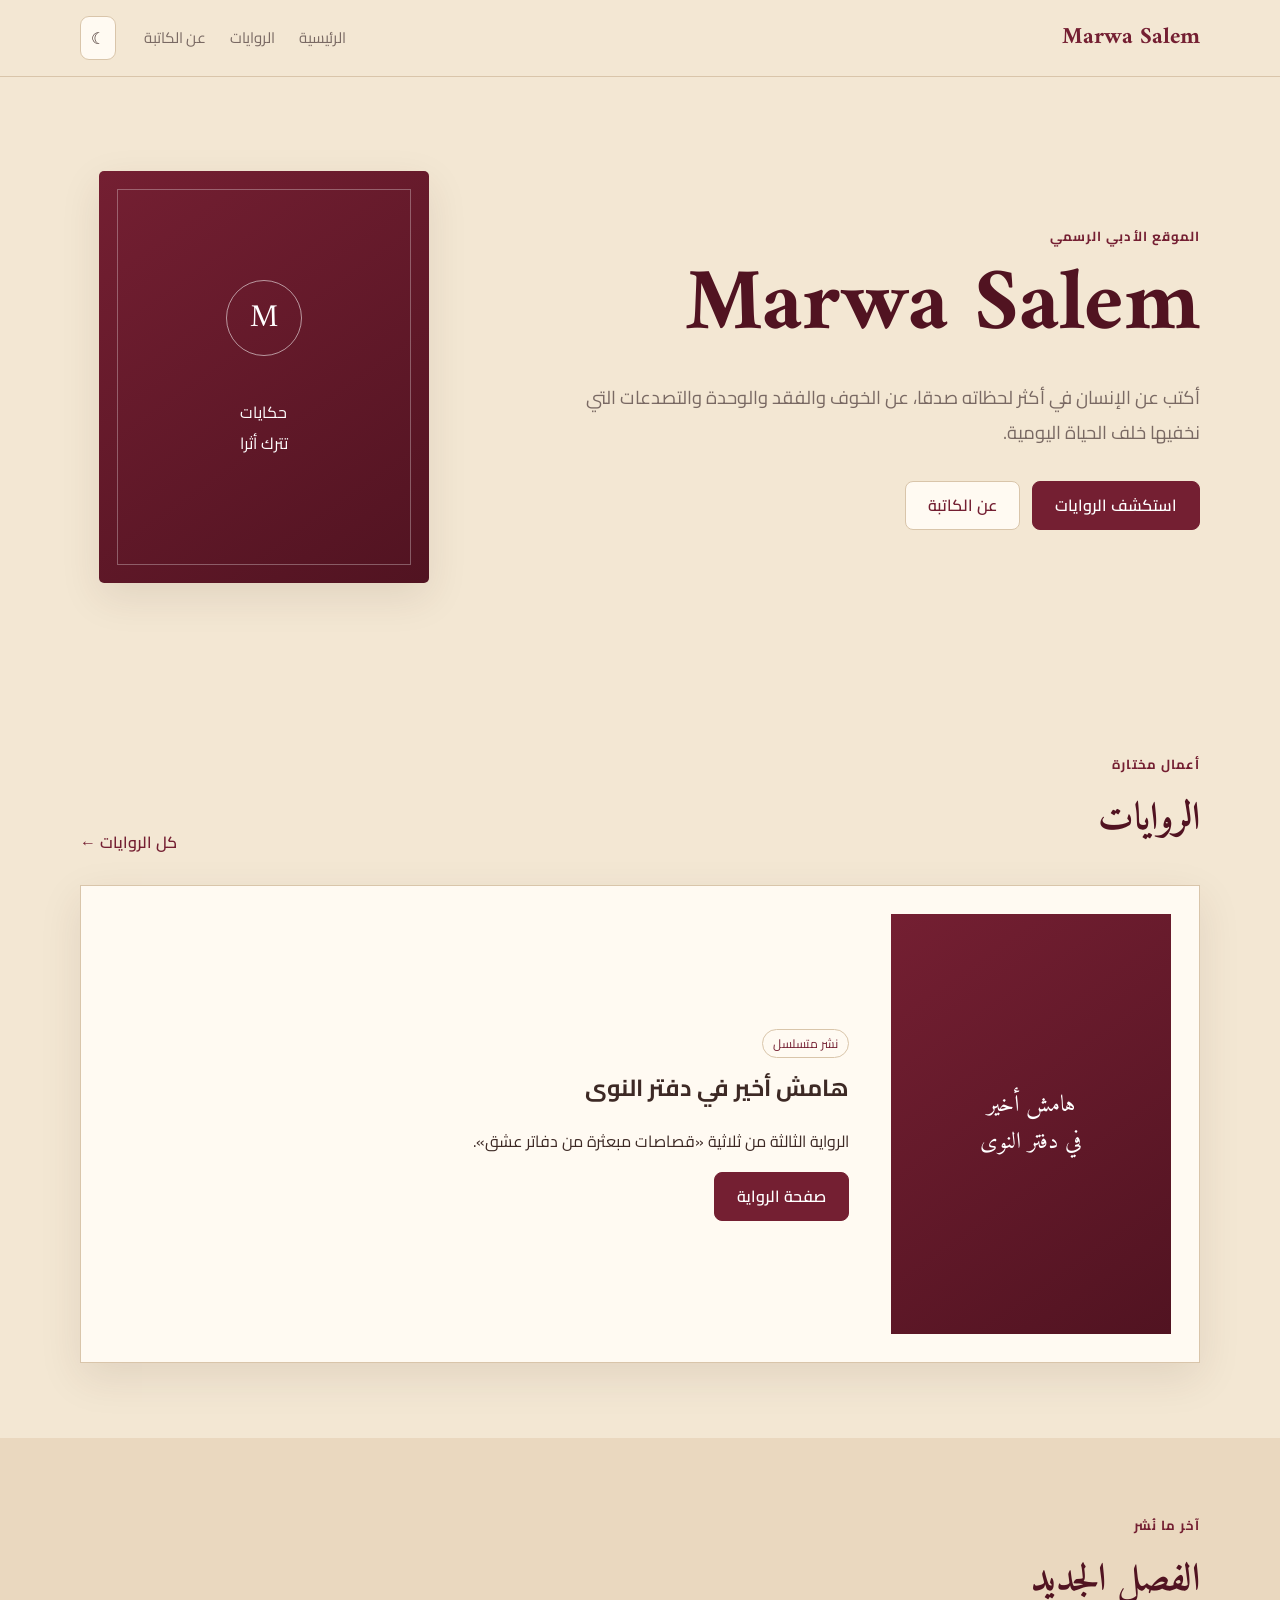
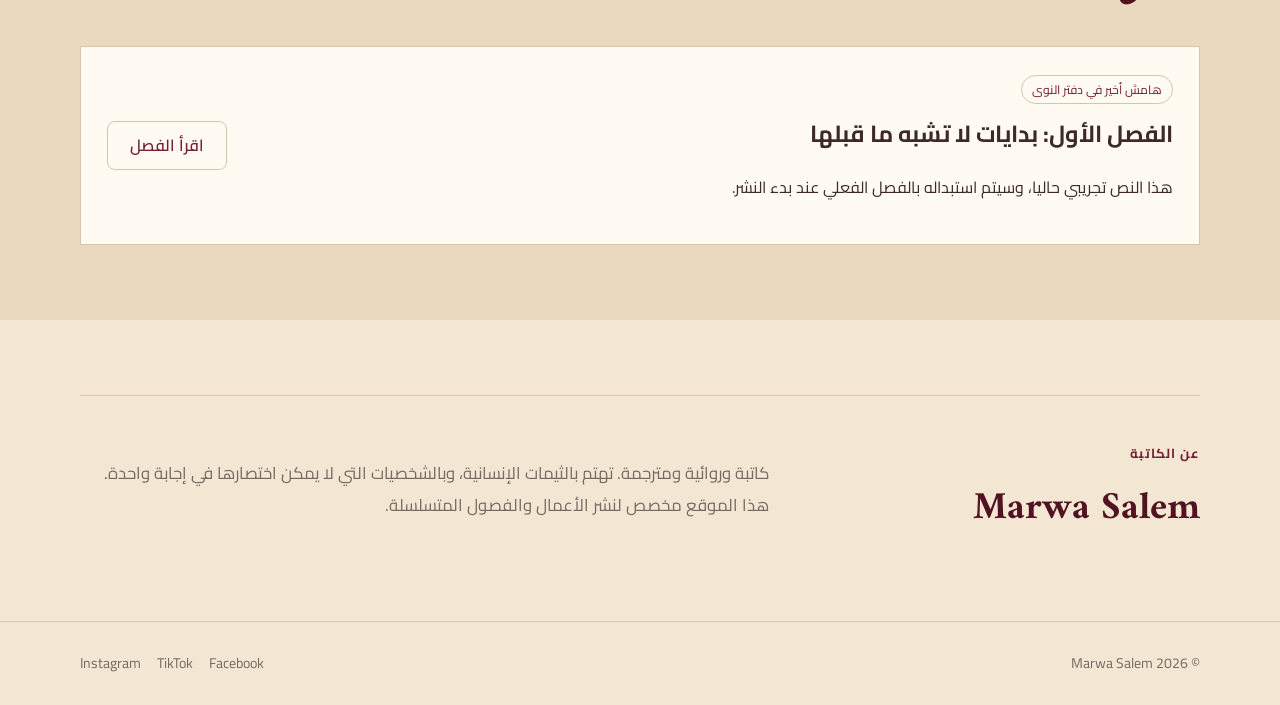
<file: index.html>
<!doctype html>
<html lang="ar" dir="rtl">
<head>
  <meta charset="utf-8">
  <meta name="viewport" content="width=device-width, initial-scale=1">
  <meta name="description" content="الموقع الأدبي للكاتبة Marwa Salem، حيث تجدون الروايات والفصول المتسلسلة.">
  <title>Marwa Salem | الكاتبة</title>
<link rel="stylesheet" href="./style.css"></head>
<body>
  <header class="site-header">
    <div class="container nav-wrap">
      <a class="brand" href="index.html">Marwa Salem</a>
      <nav>
        <a href="index.html">الرئيسية</a>
        <a href="novels.html">الروايات</a>
        <a href="#about">عن الكاتبة</a>
      </nav>
      <button class="theme-btn" id="themeToggle" type="button" aria-label="تبديل الوضع الليلي">☾</button>
    </div>
  </header>

  <main>
    <section class="hero container">
      <div class="hero-copy">
        <p class="eyebrow">الموقع الأدبي الرسمي</p>
        <h1>Marwa Salem</h1>
        <p class="lead">أكتب عن الإنسان في أكثر لحظاته صدقا، عن الخوف والفقد والوحدة والتصدعات التي نخفيها خلف الحياة اليومية.</p>
        <div class="actions">
          <a class="btn primary" href="novels.html">استكشف الروايات</a>
          <a class="btn secondary" href="#about">عن الكاتبة</a>
        </div>
      </div>
      <div class="hero-card" aria-hidden="true">
        <div class="book-mark">M</div>
        <p>حكايات<br>تترك أثرا</p>
      </div>
    </section>

    <section class="section container" id="featured">
      <div class="section-head">
        <div>
          <p class="eyebrow">أعمال مختارة</p>
          <h2>الروايات</h2>
        </div>
        <a class="text-link" href="novels.html">كل الروايات ←</a>
      </div>

      <article class="novel-card featured">
        <div class="cover-placeholder"><span>هامش أخير<br>في دفتر النوى</span></div>
        <div class="novel-info">
          <span class="tag">نشر متسلسل</span>
          <h3>هامش أخير في دفتر النوى</h3>
          <p>الرواية الثالثة من ثلاثية «قصاصات مبعثرة من دفاتر عشق».</p>
          <a class="btn primary" href="novel.html">صفحة الرواية</a>
        </div>
      </article>
    </section>

    <section class="section soft">
      <div class="container">
        <div class="section-head">
          <div>
            <p class="eyebrow">آخر ما نُشر</p>
            <h2>الفصل الجديد</h2>
          </div>
        </div>
        <article class="chapter-card">
          <div>
            <span class="tag">هامش أخير في دفتر النوى</span>
            <h3>الفصل الأول: بدايات لا تشبه ما قبلها</h3>
            <p>هذا النص تجريبي حاليا، وسيتم استبداله بالفصل الفعلي عند بدء النشر.</p>
          </div>
          <a class="btn secondary" href="chapter.html">اقرأ الفصل</a>
        </article>
      </div>
    </section>

    <section class="section container" id="about">
      <div class="about">
        <div>
          <p class="eyebrow">عن الكاتبة</p>
          <h2>Marwa Salem</h2>
        </div>
        <p>كاتبة وروائية ومترجمة. تهتم بالثيمات الإنسانية، وبالشخصيات التي لا يمكن اختصارها في إجابة واحدة. هذا الموقع مخصص لنشر الأعمال والفصول المتسلسلة.</p>
      </div>
    </section>
  </main>

  <footer class="site-footer">
    <div class="container footer-wrap">
      <span>© <span id="year"></span> Marwa Salem</span>
      <div class="socials">
        <a href="#" aria-label="Facebook">Facebook</a>
        <a href="#" aria-label="TikTok">TikTok</a>
        <a href="#" aria-label="Instagram">Instagram</a>
      </div>
    </div>
  </footer>

  <script src="script.js"></script>
</body>
</html>
</file>
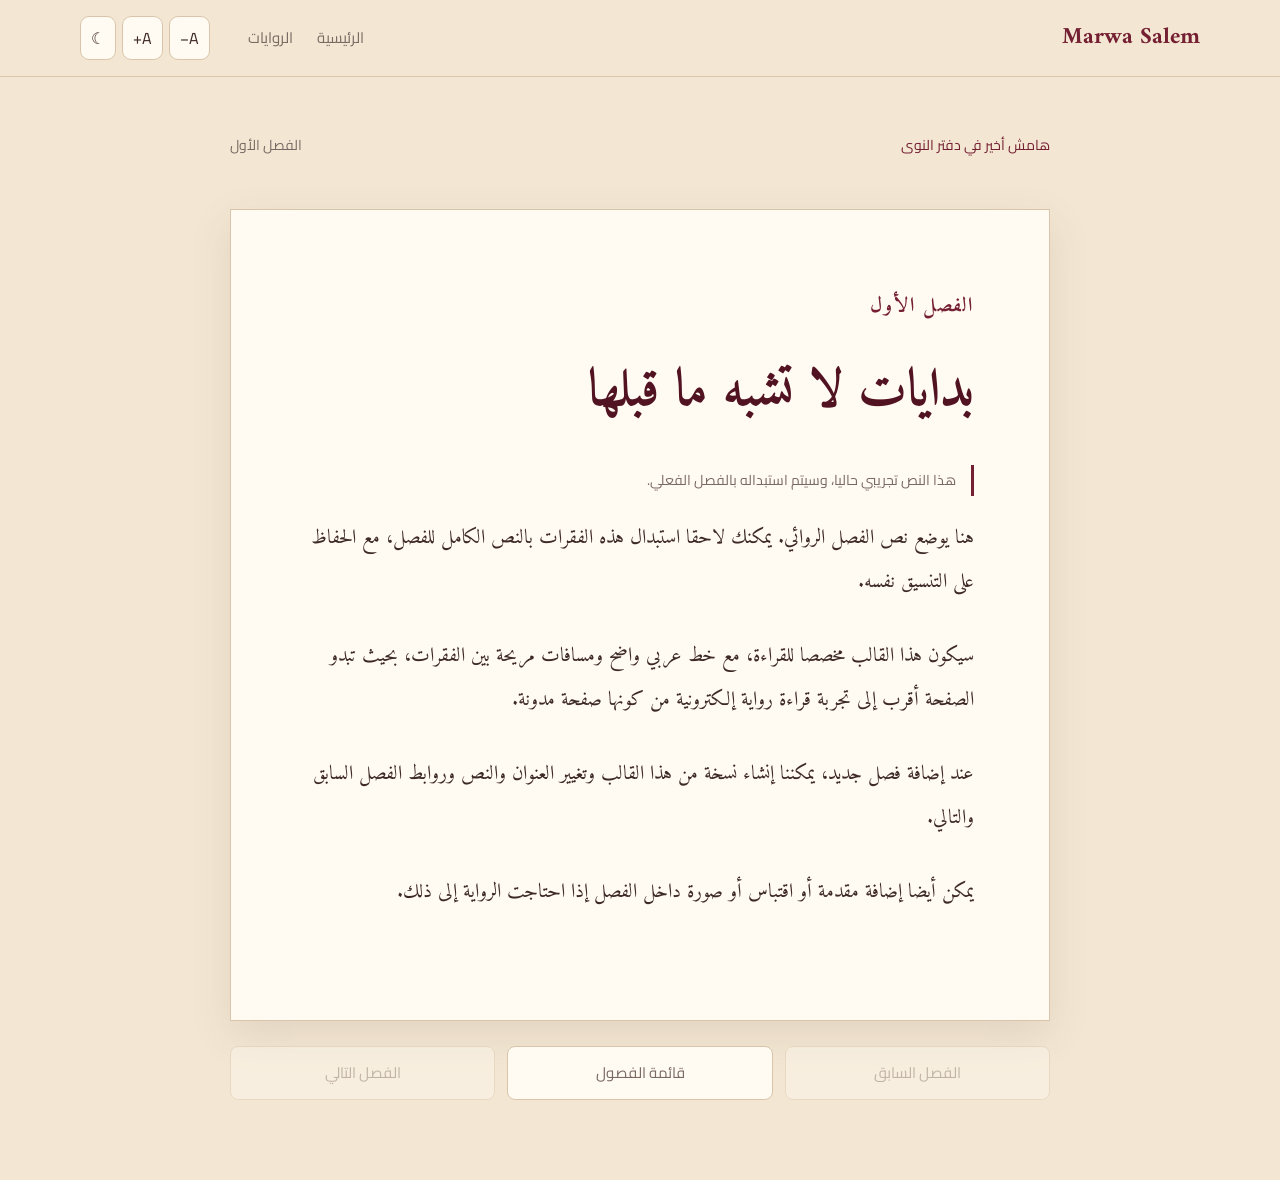
<file: chapter.html>
<!doctype html>
<html lang="ar" dir="rtl">
<head>
  <meta charset="utf-8">
  <meta name="viewport" content="width=device-width, initial-scale=1">
  <meta name="description" content="الفصل الأول من هامش أخير في دفتر النوى | Marwa Salem">
  <title>الفصل الأول | هامش أخير في دفتر النوى</title>
  <link rel="stylesheet" href="style.css">
</head>
<body class="reading-page">
  <header class="site-header">
    <div class="container nav-wrap">
      <a class="brand" href="index.html">Marwa Salem</a>
      <nav>
        <a href="index.html">الرئيسية</a>
        <a href="novels.html">الروايات</a>
      </nav>
      <div class="reader-tools">
        <button class="font-btn" id="fontDown" type="button" aria-label="تصغير الخط">A−</button>
        <button class="font-btn" id="fontUp" type="button" aria-label="تكبير الخط">A+</button>
        <button class="theme-btn" id="themeToggle" type="button" aria-label="تبديل الوضع الليلي">☾</button>
      </div>
    </div>
  </header>

  <main class="reading-container">
    <div class="reading-meta">
      <a href="novel.html">هامش أخير في دفتر النوى</a>
      <span>الفصل الأول</span>
    </div>

    <article class="chapter">
      <p class="eyebrow">الفصل الأول</p>
      <h1>بدايات لا تشبه ما قبلها</h1>
      <p class="chapter-note">هذا النص تجريبي حاليا، وسيتم استبداله بالفصل الفعلي.</p>

      <p>هنا يوضع نص الفصل الروائي. يمكنك لاحقا استبدال هذه الفقرات بالنص الكامل للفصل، مع الحفاظ على التنسيق نفسه.</p>

      <p>سيكون هذا القالب مخصصا للقراءة، مع خط عربي واضح ومسافات مريحة بين الفقرات، بحيث تبدو الصفحة أقرب إلى تجربة قراءة رواية إلكترونية من كونها صفحة مدونة.</p>

      <p>عند إضافة فصل جديد، يمكننا إنشاء نسخة من هذا القالب وتغيير العنوان والنص وروابط الفصل السابق والتالي.</p>

      <p>يمكن أيضا إضافة مقدمة أو اقتباس أو صورة داخل الفصل إذا احتاجت الرواية إلى ذلك.</p>
    </article>

    <nav class="chapter-nav" aria-label="التنقل بين الفصول">
      <a class="nav-chapter disabled" href="#">الفصل السابق</a>
      <a class="nav-chapter" href="novel.html">قائمة الفصول</a>
      <a class="nav-chapter disabled" href="#">الفصل التالي</a>
    </nav>
  </main>

  <script src="script.js"></script>
</body>
</html>
</file>
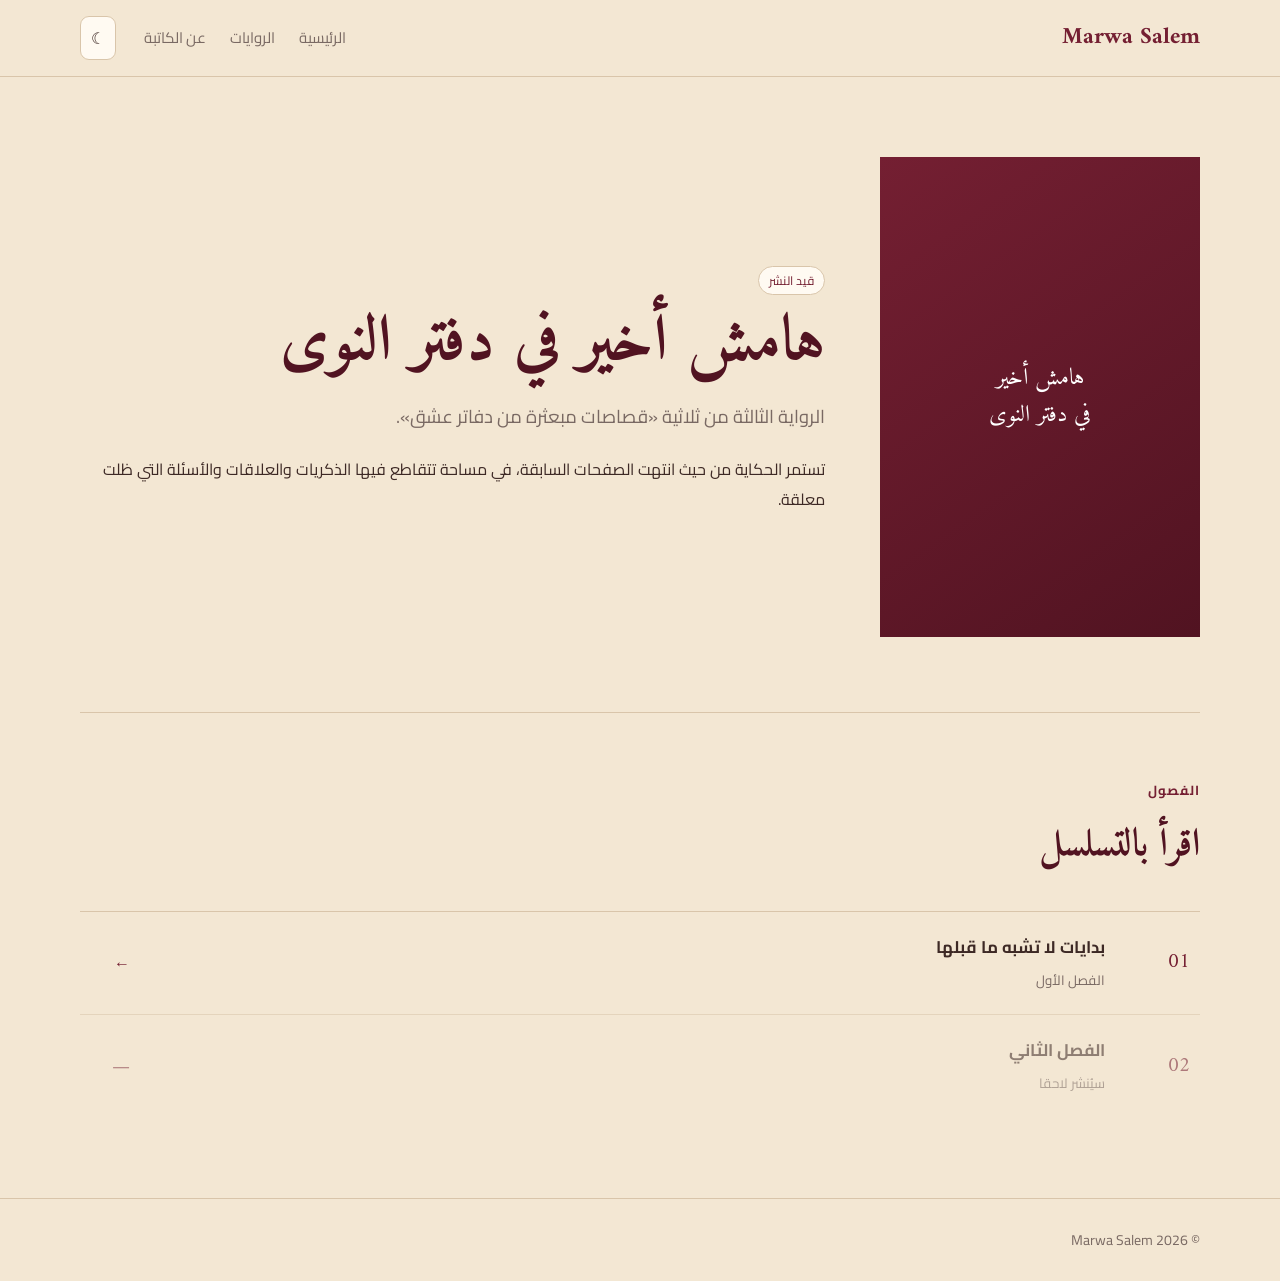
<file: novel.html>
<!doctype html>
<html lang="ar" dir="rtl">
<head>
  <meta charset="utf-8">
  <meta name="viewport" content="width=device-width, initial-scale=1">
  <meta name="description" content="هامش أخير في دفتر النوى | Marwa Salem">
  <title>هامش أخير في دفتر النوى | Marwa Salem</title>
  <link rel="stylesheet" href="style.css">
</head>
<body>
  <header class="site-header">
    <div class="container nav-wrap">
      <a class="brand" href="index.html">Marwa Salem</a>
      <nav>
        <a href="index.html">الرئيسية</a>
        <a href="novels.html">الروايات</a>
        <a href="index.html#about">عن الكاتبة</a>
      </nav>
      <button class="theme-btn" id="themeToggle" type="button" aria-label="تبديل الوضع الليلي">☾</button>
    </div>
  </header>

  <main class="container page">
    <section class="novel-hero">
      <div class="cover-placeholder large"><span>هامش أخير<br>في دفتر النوى</span></div>
      <div>
        <span class="tag">قيد النشر</span>
        <h1>هامش أخير في دفتر النوى</h1>
        <p class="lead">الرواية الثالثة من ثلاثية «قصاصات مبعثرة من دفاتر عشق».</p>
        <p>تستمر الحكاية من حيث انتهت الصفحات السابقة، في مساحة تتقاطع فيها الذكريات والعلاقات والأسئلة التي ظلت معلقة.</p>
      </div>
    </section>

    <section class="chapters">
      <div class="section-head">
        <div>
          <p class="eyebrow">الفصول</p>
          <h2>اقرأ بالتسلسل</h2>
        </div>
      </div>
      <a class="chapter-row" href="chapter.html">
        <span class="chapter-number">01</span>
        <span>
          <strong>بدايات لا تشبه ما قبلها</strong>
          <small>الفصل الأول</small>
        </span>
        <span class="arrow">←</span>
      </a>
      <div class="chapter-row disabled">
        <span class="chapter-number">02</span>
        <span>
          <strong>الفصل الثاني</strong>
          <small>سيُنشر لاحقا</small>
        </span>
        <span class="arrow">—</span>
      </div>
    </section>
  </main>

  <footer class="site-footer">
    <div class="container footer-wrap">
      <span>© <span id="year"></span> Marwa Salem</span>
    </div>
  </footer>
  <script src="script.js"></script>
</body>
</html>
</file>
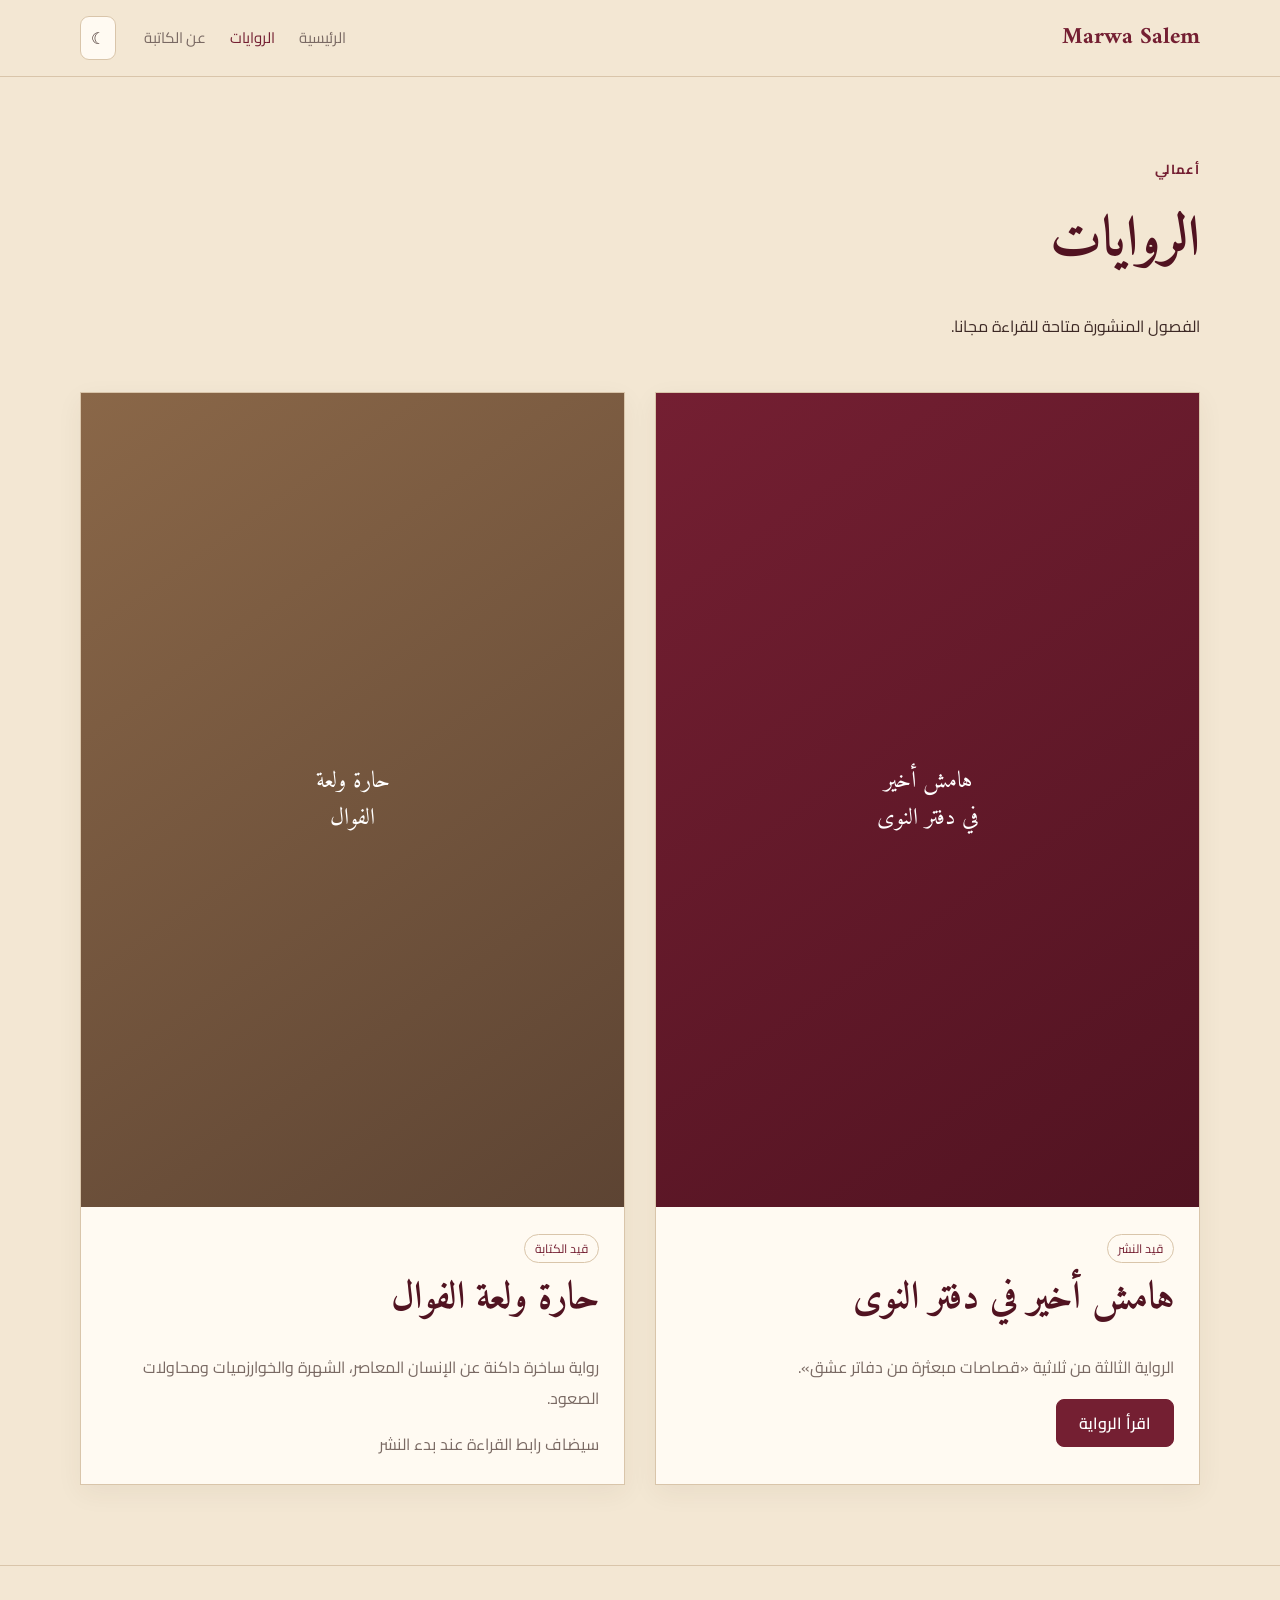
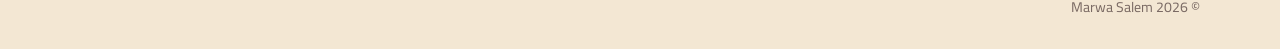
<file: novels.html>
<!doctype html>
<html lang="ar" dir="rtl">
<head>
  <meta charset="utf-8">
  <meta name="viewport" content="width=device-width, initial-scale=1">
  <meta name="description" content="روايات Marwa Salem.">
  <title>الروايات | Marwa Salem</title>
  <link rel="stylesheet" href="style.css">
</head>
<body>
  <header class="site-header">
    <div class="container nav-wrap">
      <a class="brand" href="index.html">Marwa Salem</a>
      <nav>
        <a href="index.html">الرئيسية</a>
        <a class="active" href="novels.html">الروايات</a>
        <a href="index.html#about">عن الكاتبة</a>
      </nav>
      <button class="theme-btn" id="themeToggle" type="button" aria-label="تبديل الوضع الليلي">☾</button>
    </div>
  </header>

  <main class="container page">
    <div class="page-title">
      <p class="eyebrow">أعمالي</p>
      <h1>الروايات</h1>
      <p>الفصول المنشورة متاحة للقراءة مجانا.</p>
    </div>

    <div class="novel-grid">
      <article class="novel-tile">
        <div class="cover-placeholder"><span>هامش أخير<br>في دفتر النوى</span></div>
        <div class="tile-body">
          <span class="tag">قيد النشر</span>
          <h2>هامش أخير في دفتر النوى</h2>
          <p>الرواية الثالثة من ثلاثية «قصاصات مبعثرة من دفاتر عشق».</p>
          <a class="btn primary" href="novel.html">اقرأ الرواية</a>
        </div>
      </article>

      <article class="novel-tile">
        <div class="cover-placeholder alt"><span>حارة ولعة<br>الفوال</span></div>
        <div class="tile-body">
          <span class="tag">قيد الكتابة</span>
          <h2>حارة ولعة الفوال</h2>
          <p>رواية ساخرة داكنة عن الإنسان المعاصر، الشهرة والخوارزميات ومحاولات الصعود.</p>
          <span class="muted">سيضاف رابط القراءة عند بدء النشر</span>
        </div>
      </article>
    </div>
  </main>

  <footer class="site-footer">
    <div class="container footer-wrap">
      <span>© <span id="year"></span> Marwa Salem</span>
    </div>
  </footer>
  <script src="script.js"></script>
</body>
</html>
</file>
<file: style.css>
@import url('https://fonts.googleapis.com/css2?family=Amiri:wght@400;700&family=Cairo:wght@400;500;600;700&display=swap');

:root {
  --bg: #f3e7d3;
  --surface: #fffaf2;
  --surface-soft: #ead8bf;
  --text: #3d2925;
  --muted: #796963;
  --line: #d9c5aa;
  --accent: #741f32;
  --accent-dark: #511321;
  --accent-soft: #8f4555;
  --gold: #a7834d;
  --soft: #ead8bf;
  --shadow: 0 14px 40px rgba(72, 43, 31, .10);
  --reading-size: 1.25rem;
}

* {
  box-sizing: border-box;
}

html {
  scroll-behavior: smooth;
}

body {
  margin: 0;
  background: var(--bg);
  color: var(--text);
  font-family: "Cairo", sans-serif;
  line-height: 1.9;
}

body.dark {
  --bg: #171211;
  --surface: #241b1a;
  --surface-soft: #2c211f;
  --text: #f2e6d8;
  --muted: #c0aaa0;
  --line: #493532;
  --accent: #c56a7d;
  --accent-dark: #e18b9c;
  --accent-soft: #d48797;
  --gold: #c3a36a;
  --soft: #2c211f;
  --shadow: 0 14px 40px rgba(0, 0, 0, .30);
}

a {
  color: inherit;
  text-decoration: none;
}

.container {
  width: min(1120px, calc(100% - 40px));
  margin-inline: auto;
}

/* Header */

.site-header {
  position: sticky;
  top: 0;
  z-index: 20;
  background: color-mix(in srgb, var(--bg) 94%, transparent);
  backdrop-filter: blur(12px);
  border-bottom: 1px solid var(--line);
}

.nav-wrap {
  min-height: 76px;
  display: flex;
  align-items: center;
  gap: 28px;
}

/* اسم الكاتبة + الصورة */

.brand {
  display: inline-flex;
  align-items: center;
  gap: 11px;
  font-family: "Amiri", serif;
  font-size: 1.45rem;
  font-weight: 700;
  color: var(--accent);
  margin-left: auto;
  white-space: nowrap;
}

.brand-logo {
  width: 44px;
  height: 44px;
  border-radius: 7px;
  object-fit: cover;
  border: 2px solid var(--accent);
  background: var(--surface);
  box-shadow: 0 4px 12px rgba(72, 43, 31, .12);
}

/* لو لم توجد صورة بعد */

.brand-logo.placeholder {
  display: grid;
  place-items: center;
  font-family: "Amiri", serif;
  font-size: 1.1rem;
  color: var(--accent);
}

nav {
  display: flex;
  gap: 24px;
}

nav a {
  color: var(--muted);
  font-size: .94rem;
  transition: color .2s ease;
}

nav a:hover,
nav a.active {
  color: var(--accent);
}

.theme-btn,
.font-btn {
  border: 1px solid var(--line);
  background: var(--surface);
  color: var(--text);
  border-radius: 9px;
  cursor: pointer;
  padding: 6px 10px;
  font: inherit;
}

.theme-btn:hover,
.font-btn:hover {
  border-color: var(--accent);
  color: var(--accent);
}

/* Hero */

.hero {
  min-height: 600px;
  display: grid;
  grid-template-columns: 1.3fr .7fr;
  align-items: center;
  gap: 70px;
  padding-block: 80px;
}

.hero-copy h1 {
  font-family: "Amiri", serif;
  color: var(--accent-dark);
  font-size: clamp(3rem, 7vw, 5.5rem);
  line-height: 1.1;
  margin: 10px 0 25px;
}

.eyebrow {
  color: var(--accent);
  font-size: .82rem;
  font-weight: 700;
  letter-spacing: .08em;
  margin: 0 0 7px;
}

.lead {
  color: var(--muted);
  font-size: 1.15rem;
  max-width: 650px;
}

.actions {
  display: flex;
  gap: 12px;
  margin-top: 30px;
  flex-wrap: wrap;
}

.btn {
  display: inline-flex;
  justify-content: center;
  align-items: center;
  min-height: 44px;
  padding: 8px 22px;
  border-radius: 8px;
  font-weight: 600;
  border: 1px solid var(--line);
  transition: all .2s ease;
}

.btn.primary {
  background: var(--accent);
  color: #fff;
  border-color: var(--accent);
}

.btn.primary:hover {
  background: var(--accent-dark);
  border-color: var(--accent-dark);
}

.btn.secondary {
  background: var(--surface);
  color: var(--accent);
}

.btn.secondary:hover {
  border-color: var(--accent);
}

/* Hero card */

.hero-card {
  aspect-ratio: 4 / 5;
  max-width: 330px;
  justify-self: center;
  width: 100%;
  background:
    linear-gradient(145deg, var(--accent), var(--accent-dark));
  color: #fff;
  display: flex;
  flex-direction: column;
  align-items: center;
  justify-content: center;
  border-radius: 5px;
  box-shadow: var(--shadow);
  text-align: center;
  position: relative;
  overflow: hidden;
}

.hero-card::before {
  content: "";
  position: absolute;
  inset: 18px;
  border: 1px solid rgba(255, 255, 255, .30);
  pointer-events: none;
}

.book-mark {
  width: 76px;
  height: 76px;
  border: 1px solid rgba(255, 255, 255, .55);
  border-radius: 50%;
  display: grid;
  place-items: center;
  font-family: "Amiri", serif;
  font-size: 2rem;
  margin-bottom: 25px;
}

/* Sections */

.section {
  padding-block: 75px;
}

.soft {
  background: var(--soft);
}

.section-head {
  display: flex;
  justify-content: space-between;
  align-items: end;
  gap: 20px;
  margin-bottom: 28px;
}

h2 {
  font-family: "Amiri", serif;
  color: var(--accent-dark);
  font-size: 2.4rem;
  margin: 0;
}

h3 {
  font-size: 1.45rem;
  margin: 8px 0 12px;
}

.text-link {
  color: var(--accent);
  font-weight: 600;
}

.text-link:hover {
  color: var(--accent-dark);
}

/* Novel cards */

.novel-card {
  display: grid;
  grid-template-columns: 280px 1fr;
  gap: 42px;
  align-items: center;
  background: var(--surface);
  padding: 28px;
  border: 1px solid var(--line);
  box-shadow: var(--shadow);
}

.cover-placeholder {
  aspect-ratio: 2 / 3;
  background:
    linear-gradient(145deg, var(--accent), var(--accent-dark));
  color: #fff;
  display: grid;
  place-items: center;
  text-align: center;
  padding: 25px;
  font-family: "Amiri", serif;
  font-size: 1.45rem;
  line-height: 1.6;
}

.cover-placeholder.alt {
  background: linear-gradient(145deg, #8a6748, #5d4433);
}

.cover-placeholder.large {
  width: min(320px, 100%);
}

.tag {
  display: inline-block;
  font-size: .76rem;
  color: var(--accent);
  border: 1px solid var(--line);
  padding: 2px 10px;
  border-radius: 999px;
  background: var(--surface);
}

/* Chapter cards */

.chapter-card {
  background: var(--surface);
  border: 1px solid var(--line);
  padding: 26px;
  display: flex;
  justify-content: space-between;
  align-items: center;
  gap: 25px;
}

/* About */

.about {
  border-top: 1px solid var(--line);
  padding-top: 45px;
  display: grid;
  grid-template-columns: .7fr 1.3fr;
  gap: 60px;
}

.about p:last-child {
  color: var(--muted);
  font-size: 1.05rem;
}

/* Footer */

.site-footer {
  border-top: 1px solid var(--line);
  padding: 28px 0;
  color: var(--muted);
  font-size: .88rem;
}

.footer-wrap {
  display: flex;
  justify-content: space-between;
  gap: 20px;
}

.socials {
  display: flex;
  gap: 16px;
}

.socials a:hover {
  color: var(--accent);
}

/* Pages */

.page {
  padding-block: 80px;
  min-height: 75vh;
}

.page-title {
  max-width: 700px;
  margin-bottom: 50px;
}

.page-title h1 {
  font-family: "Amiri", serif;
  color: var(--accent-dark);
  font-size: 3.5rem;
  margin: 5px 0 10px;
}

/* Novel grid */

.novel-grid {
  display: grid;
  grid-template-columns: repeat(2, minmax(0, 1fr));
  gap: 30px;
}

.novel-tile {
  background: var(--surface);
  border: 1px solid var(--line);
  overflow: hidden;
  box-shadow: 0 8px 25px rgba(72, 43, 31, .06);
  transition: transform .2s ease, box-shadow .2s ease;
}

.novel-tile:hover {
  transform: translateY(-3px);
  box-shadow: var(--shadow);
}

.novel-tile .cover-placeholder {
  width: 100%;
}

.tile-body {
  padding: 25px;
}

.tile-body p {
  color: var(--muted);
}

.muted {
  color: var(--muted);
}

/* Novel page */

.novel-hero {
  display: grid;
  grid-template-columns: 320px 1fr;
  gap: 55px;
  align-items: center;
  padding-bottom: 75px;
  border-bottom: 1px solid var(--line);
}

.novel-hero h1 {
  font-family: "Amiri", serif;
  color: var(--accent-dark);
  font-size: clamp(2.5rem, 5vw, 4.5rem);
  line-height: 1.15;
  margin: 12px 0 20px;
}

.chapters {
  padding-top: 65px;
}

.chapter-row {
  display: grid;
  grid-template-columns: 70px 1fr 40px;
  align-items: center;
  gap: 15px;
  padding: 20px 10px;
  border-top: 1px solid var(--line);
}

.chapter-row:hover {
  background: var(--surface);
}

.chapter-number {
  color: var(--accent);
  font-family: "Amiri", serif;
  font-size: 1.3rem;
}

.chapter-row strong {
  display: block;
  font-size: 1.05rem;
}

.chapter-row small {
  color: var(--muted);
}

.arrow {
  color: var(--accent);
}

.chapter-row.disabled {
  opacity: .55;
  pointer-events: none;
}

/* Reading page */

.reading-container {
  width: min(820px, calc(100% - 35px));
  margin-inline: auto;
  padding-block: 55px 80px;
}

.reading-meta {
  display: flex;
  justify-content: space-between;
  gap: 15px;
  color: var(--muted);
  font-size: .88rem;
  margin-bottom: 50px;
}

.reading-meta a {
  color: var(--accent);
}

.chapter {
  background: var(--surface);
  border: 1px solid var(--line);
  padding: clamp(28px, 6vw, 75px);
  box-shadow: var(--shadow);
}

.chapter h1 {
  font-family: "Amiri", serif;
  color: var(--accent-dark);
  font-size: clamp(2rem, 5vw, 3.3rem);
  line-height: 1.25;
  margin: 5px 0 40px;
}

.chapter p {
  font-family: "Amiri", serif;
  font-size: var(--reading-size);
  line-height: 2.2;
  margin: 0 0 1.5em;
}

.chapter .chapter-note {
  font-family: "Cairo", sans-serif;
  color: var(--muted);
  font-size: .88rem;
  border-right: 3px solid var(--accent);
  padding-right: 15px;
}

.chapter-nav {
  display: grid;
  grid-template-columns: 1fr 1fr 1fr;
  gap: 12px;
  margin-top: 25px;
}

.nav-chapter {
  text-align: center;
  padding: 12px;
  border: 1px solid var(--line);
  background: var(--surface);
  border-radius: 8px;
}

.nav-chapter:hover {
  border-color: var(--accent);
  color: var(--accent);
}

.nav-chapter.disabled {
  opacity: .4;
  pointer-events: none;
}

.reader-tools {
  display: flex;
  gap: 6px;
  margin-right: 10px;
}

/* Author image utility */

.author-photo {
  width: 100%;
  max-width: 280px;
  aspect-ratio: 1 / 1;
  object-fit: cover;
  border-radius: 8px;
  border: 2px solid var(--accent);
  box-shadow: var(--shadow);
}

/* Future cover image support */

.cover-image {
  width: 100%;
  height: 100%;
  object-fit: cover;
  display: block;
}

/* Mobile */

@media (max-width: 760px) {

  .container {
    width: min(100% - 28px, 1120px);
  }

  .nav-wrap {
    gap: 14px;
    min-height: 64px;
  }

  nav {
    display: none;
  }

  .brand {
    font-size: 1.25rem;
  }

  .brand-logo {
    width: 40px;
    height: 40px;
  }

  .hero {
    grid-template-columns: 1fr;
    gap: 35px;
    padding-block: 55px;
  }

  .hero-card {
    max-width: 230px;
  }

  .hero-copy h1 {
    font-size: 3.5rem;
  }

  .section {
    padding-block: 55px;
  }

  .novel-card,
  .novel-hero {
    grid-template-columns: 1fr;
    gap: 28px;
  }

  .cover-placeholder.large {
    margin-inline: auto;
  }

  .novel-grid {
    grid-template-columns: 1fr;
  }

  .about {
    grid-template-columns: 1fr;
    gap: 10px;
  }

  .chapter-card {
    align-items: stretch;
    flex-direction: column;
  }

  .page-title h1 {
    font-size: 2.8rem;
  }

  .reading-container {
    width: min(100% - 18px, 820px);
    padding-top: 35px;
  }

  .chapter {
    padding: 25px 20px;
  }

  .chapter-nav {
    grid-template-columns: 1fr;
  }

  .reading-meta {
    flex-direction: column;
  }

  .reader-tools {
    margin-right: auto;
  }
}

/* Print */

@media print {
  .site-header,
  .chapter-nav {
    display: none;
  }

  .chapter {
    border: 0;
    box-shadow: none;
  }
}
```
</file>
